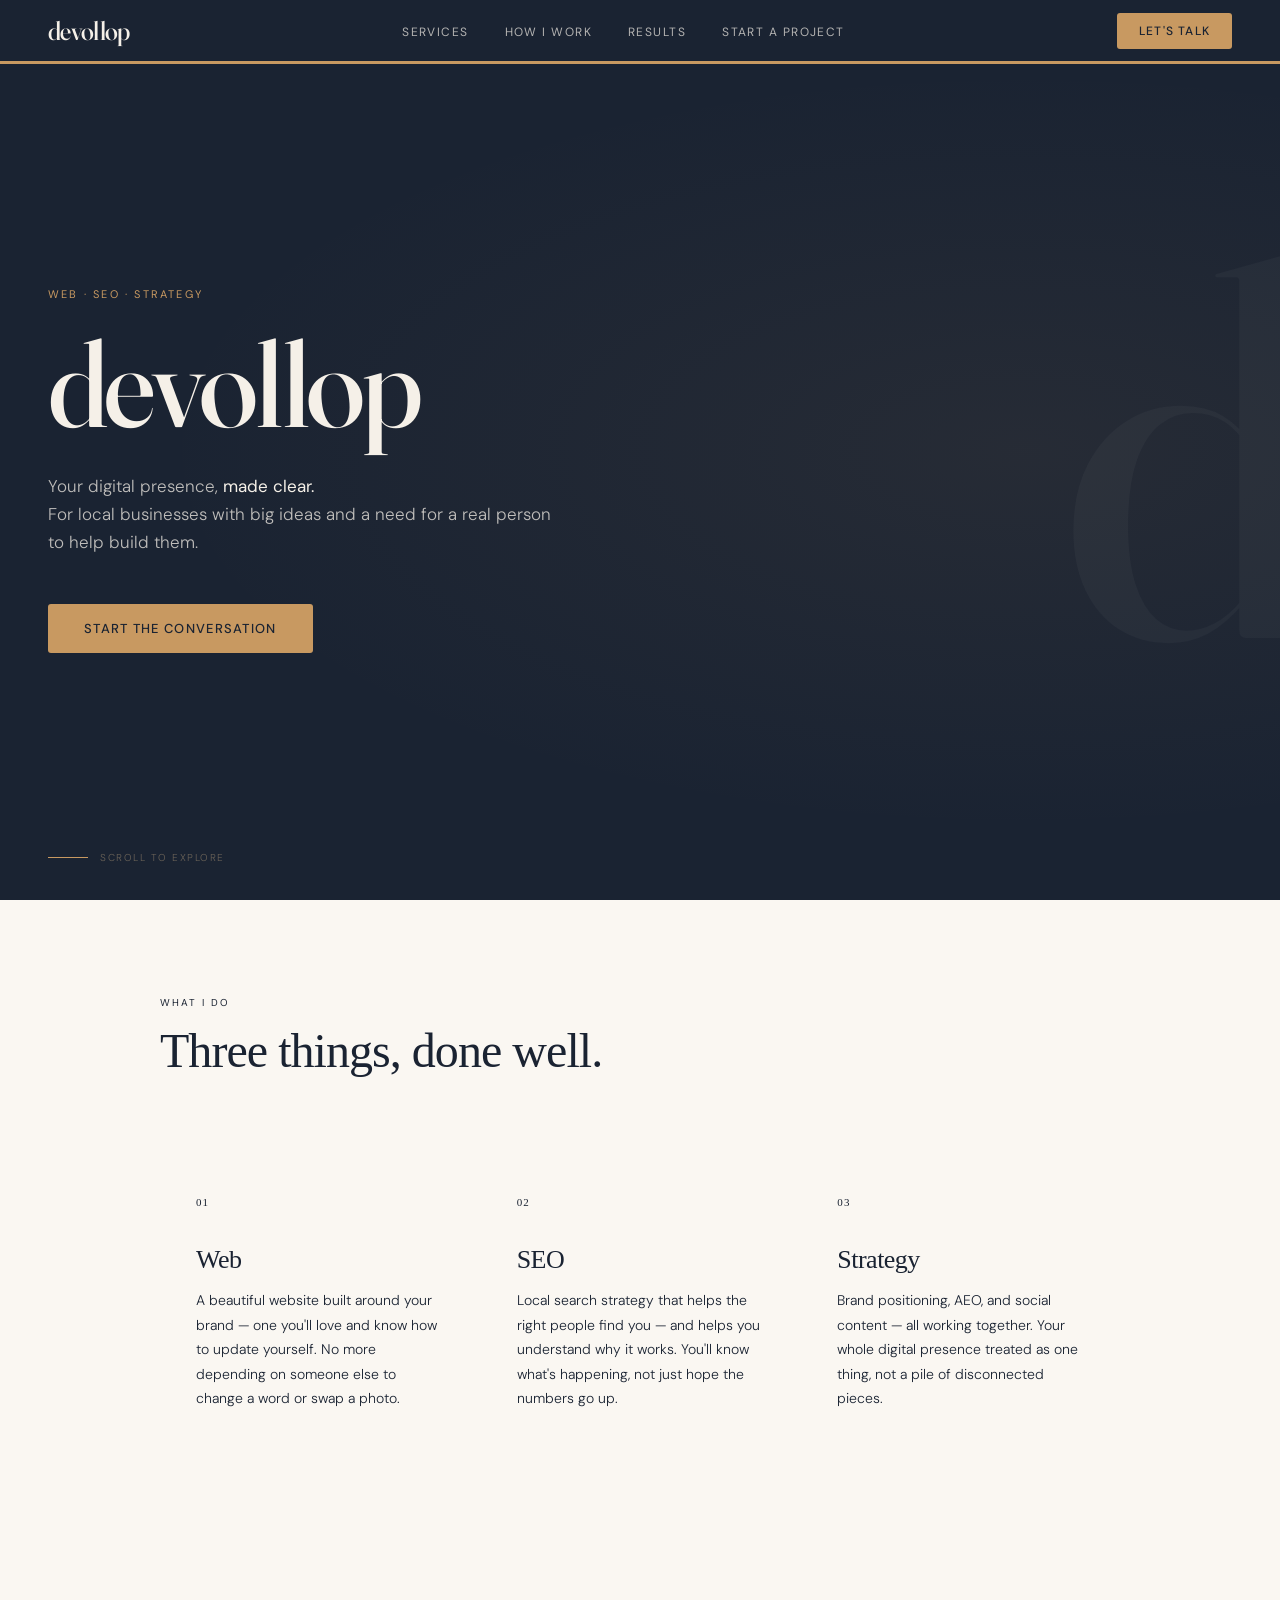
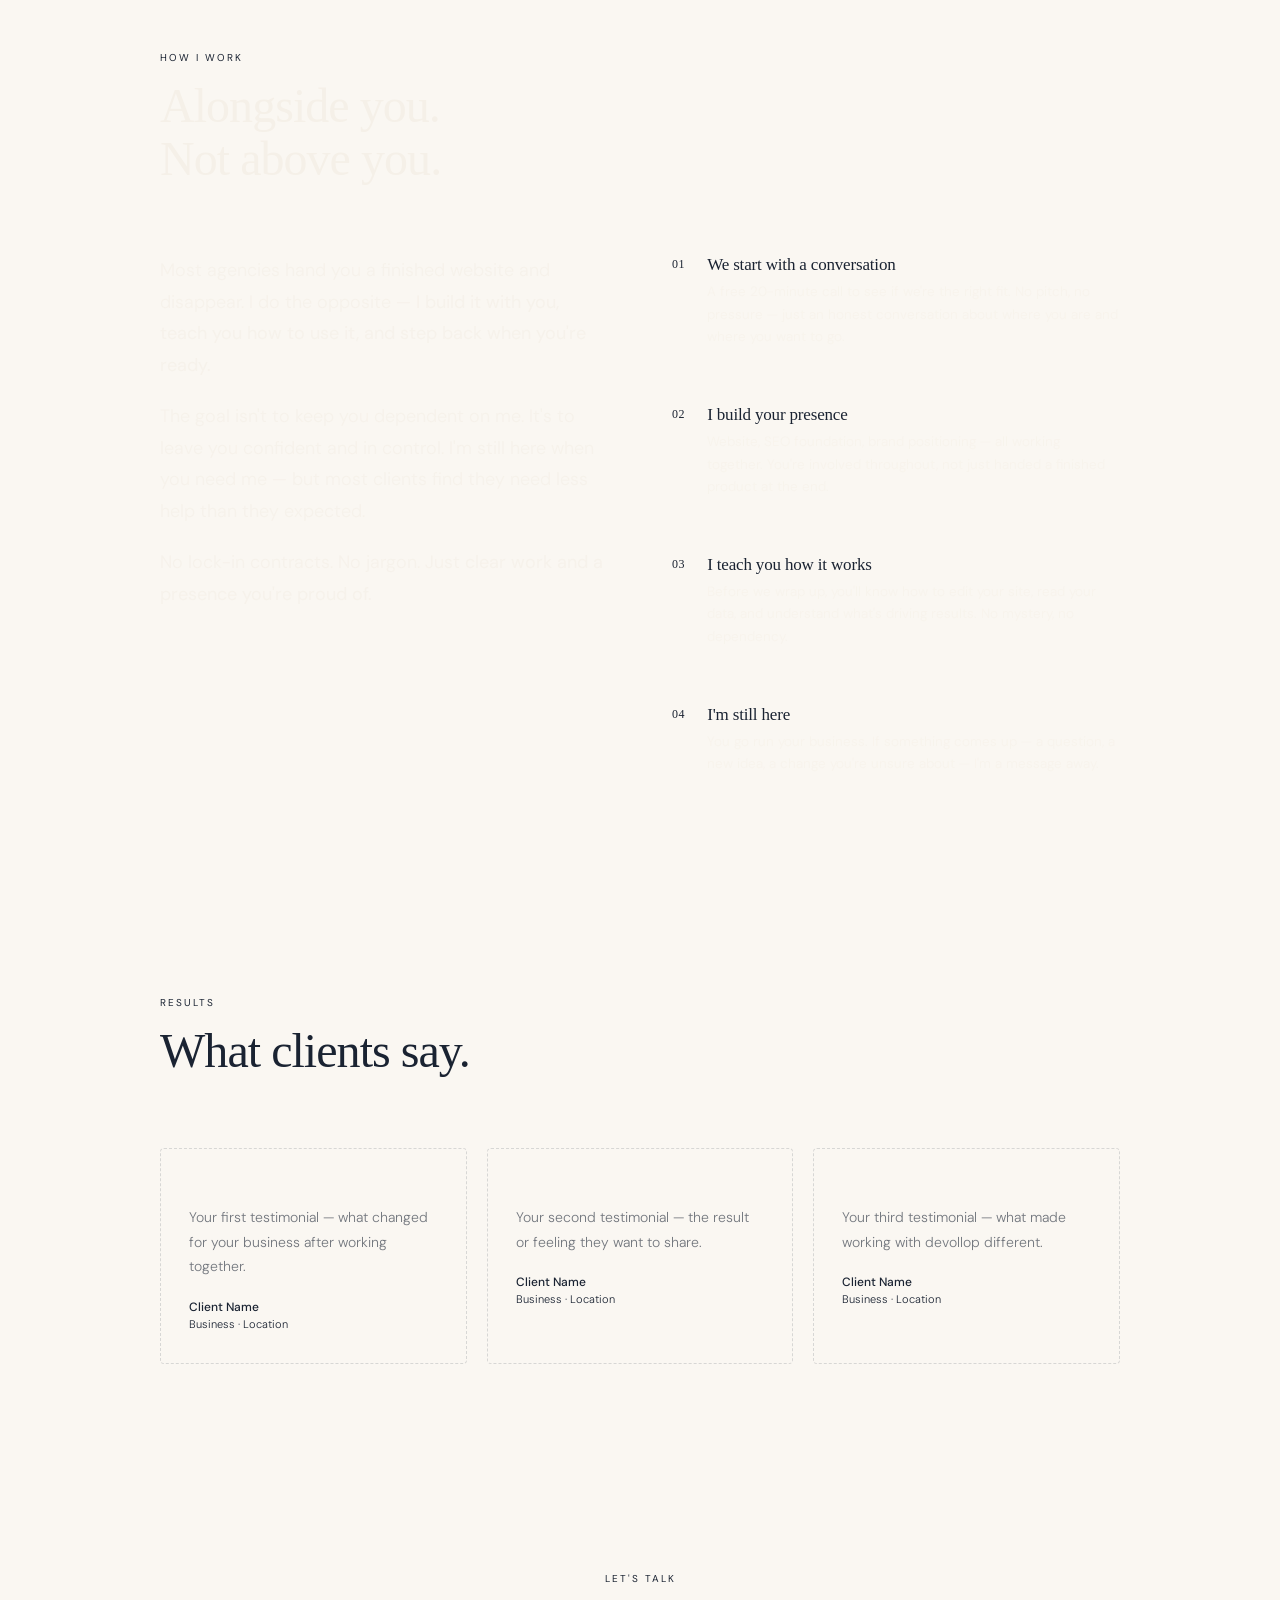
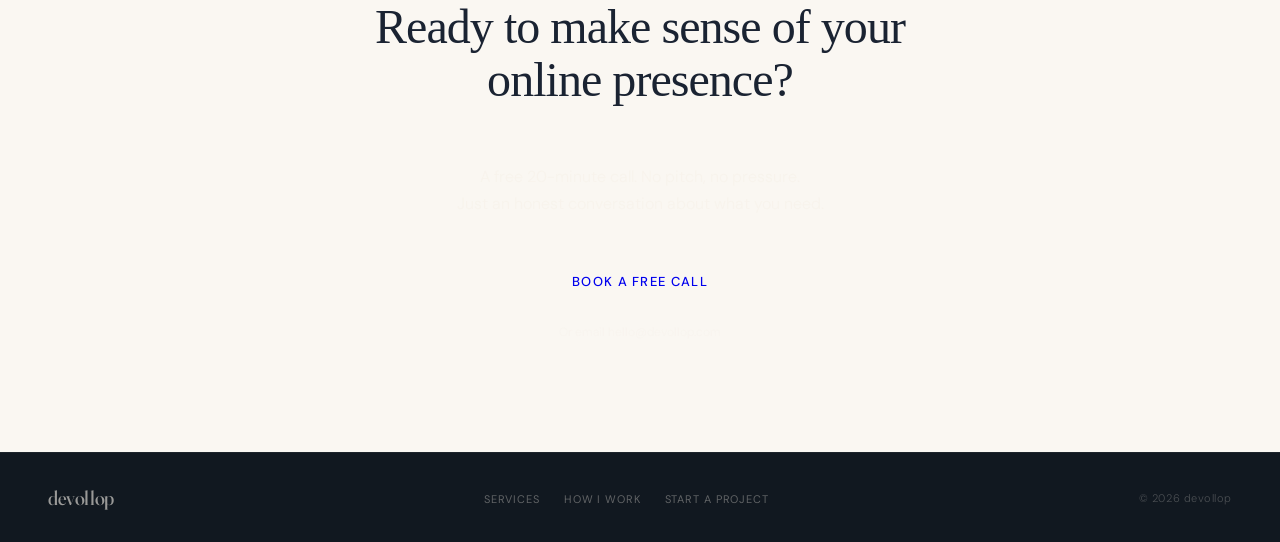
<file: index.html>
<!DOCTYPE html>

<html lang="en">
<head>
<meta charset="UTF-8">
<meta name="viewport" content="width=device-width, initial-scale=1.0">
<meta name="description" content="devollop — Web, SEO, and Strategy for local businesses. Your digital presence, made clear.">
<title>devollop — Web · SEO · Strategy</title>
<link rel="stylesheet" href="style.css">
<link rel="icon" type="image/svg+xml" href="favicon.svg">
<style>
  /* ── HERO ── */
  .hero {
    background: var(--navy);
    min-height: 100vh;
    display: flex;
    flex-direction: column;
    justify-content: center;
    padding: 120px 48px 80px;
    position: relative;
    overflow: hidden;
  }
  .hero::before {
    content: '';
    position: absolute;
    inset: 0;
    background-image: radial-gradient(ellipse at 80% 50%, rgba(200,153,97,0.07) 0%, transparent 60%);
    pointer-events: none;
  }
  .hero-bg-letter {
    position: absolute;
    right: -40px;
    top: 50%;
    transform: translateY(-50%);
    font-family: 'Fraunces', serif;
    font-weight: 500;
    font-size: 520px;
    color: rgba(255,255,255,0.03);
    line-height: 1;
    font-variation-settings: "opsz" 144;
    pointer-events: none;
    user-select: none;
  }
  .hero-inner {
    max-width: 800px;
    position: relative;
    z-index: 1;
  }
  .hero-eyebrow {
    font-size: 11px;
    letter-spacing: 0.2em;
    text-transform: uppercase;
    color: var(--gold);
    font-weight: 400;
    margin-bottom: 28px;
    opacity: 0;
    animation: fadeUp 0.8s ease forwards 0.2s;
  }
  .hero-wordmark {
    font-family: 'Fraunces', serif;
    font-weight: 500;
    font-size: clamp(64px, 10vw, 120px);
    color: var(--cream);
    letter-spacing: -0.03em;
    line-height: 0.92;
    font-variation-settings: "opsz" 144;
    margin-bottom: 32px;
    opacity: 0;
    animation: fadeUp 0.8s ease forwards 0.4s;
  }
  .hero-descriptor {
    font-size: 17px;
    color: rgba(245,240,232,0.75);
    font-weight: 300;
    line-height: 1.65;
    margin-bottom: 48px;
    opacity: 0;
    animation: fadeUp 0.8s ease forwards 0.6s;
    max-width: 520px;
  }
  .hero-descriptor strong { color: var(--cream); font-weight: 400; }
  .hero-cta {
    display: inline-block;
    background: var(--gold);
    color: var(--navy);
    font-size: 13px;
    letter-spacing: 0.1em;
    text-transform: uppercase;
    font-weight: 500;
    padding: 16px 36px;
    border-radius: 3px;
    text-decoration: none;
    opacity: 0;
    animation: fadeUp 0.8s ease forwards 0.8s;
    transition: background 0.2s, transform 0.2s;
  }
  .hero-cta:hover { background: #d4a96e; transform: translateY(-1px); }
  .hero-scroll {
    position: absolute;
    bottom: 36px;
    left: 48px;
    display: flex;
    align-items: center;
    gap: 12px;
    opacity: 0;
    animation: fadeUp 0.8s ease forwards 1.2s;
  }
  .hero-scroll-line { width: 40px; height: 1px; background: var(--gold); }
  .hero-scroll span { font-size: 10px; letter-spacing: 0.15em; text-transform: uppercase; color: var(--mid); }

@keyframes fadeUp {
from { opacity: 0; transform: translateY(20px); }
to   { opacity: 1; transform: translateY(0); }
}

/* ── SHARED ── */
section { padding: 96px 48px; }
.section-inner { max-width: 960px; margin: 0 auto; }
.section-label { font-size: 10px; letter-spacing: 0.2em; text-transform: uppercase; color: var(–gold); font-weight: 400; margin-bottom: 16px; }
.section-title { font-family: ‘Fraunces’, serif; font-weight: 500; font-size: clamp(30px, 5vw, 48px); letter-spacing: -0.02em; line-height: 1.1; font-variation-settings: “opsz” 144; margin-bottom: 20px; }
.section-rule { width: 48px; height: 2px; background: var(–gold); margin-bottom: 48px; }

/* ── SERVICES ── */
.services { background: var(–light); }
.services-grid { display: grid; grid-template-columns: repeat(3, 1fr); gap: 2px; background: var(–rule); }
.service-card { background: var(–light); padding: 48px 36px; transition: background 0.25s; }
.service-card:hover { background: var(–parch); }
.service-num { font-family: ‘Fraunces’, serif; font-size: 11px; color: var(–gold); font-weight: 400; letter-spacing: 0.1em; margin-bottom: 16px; font-variation-settings: “opsz” 12; }
.service-line { width: 32px; height: 2px; background: var(–gold); margin-bottom: 20px; }
.service-title { font-family: ‘Fraunces’, serif; font-weight: 500; font-size: 26px; letter-spacing: -0.02em; margin-bottom: 14px; font-variation-settings: “opsz” 72; line-height: 1.1; }
.service-desc { font-size: 14px; line-height: 1.75; color: var(–mid); font-weight: 300; }

/* ── HOW I WORK ── */
.how { background: var(–navy); }
.how .section-title { color: var(–cream); }
.how-grid { display: grid; grid-template-columns: 1fr 1fr; gap: 64px; align-items: start; }
.how-left p { font-size: 18px; line-height: 1.75; font-weight: 300; color: rgba(245,240,232,0.8); margin-bottom: 20px; }
.how-left p strong { color: var(–cream); font-weight: 400; }
.how-left p em { color: var(–gold); font-style: normal; }
.how-steps { display: flex; flex-direction: column; }
.how-step { padding: 28px 0; border-bottom: 1px solid rgba(245,240,232,0.08); display: flex; gap: 22px; align-items: flex-start; }
.how-step:first-child { padding-top: 0; }
.step-num { font-family: ‘Fraunces’, serif; font-size: 12px; color: var(–gold); font-weight: 400; flex-shrink: 0; padding-top: 2px; letter-spacing: 0.05em; font-variation-settings: “opsz” 12; }
.step-content h4 { font-family: ‘Fraunces’, serif; font-weight: 500; font-size: 17px; letter-spacing: -0.01em; margin-bottom: 6px; font-variation-settings: “opsz” 72; color: var(–cream); }
.step-content p { font-size: 13.5px; line-height: 1.65; color: rgba(245,240,232,0.55); font-weight: 300; }

/* ── TESTIMONIALS ── */
.testimonials { background: var(–parch); }
.testimonials-grid { display: grid; grid-template-columns: repeat(3, 1fr); gap: 20px; }
.testimonial-card { background: var(–white); padding: 32px 28px; border-radius: 4px; position: relative; }
.testimonial-card::before { content: ‘\201C’; font-family: ‘Fraunces’, serif; font-size: 60px; color: var(–gold); opacity: 0.25; line-height: 1; position: absolute; top: 18px; left: 24px; font-variation-settings: “opsz” 144; }
.testimonial-text { font-size: 14px; line-height: 1.75; color: var(–navy); font-weight: 300; margin-bottom: 20px; padding-top: 24px; font-style: italic; }
.testimonial-author { font-size: 12px; font-weight: 500; color: var(–navy); }
.testimonial-biz { font-size: 11px; color: var(–mid); margin-top: 2px; font-weight: 300; }
.placeholder-card { background: var(–cream); border: 1.5px dashed rgba(26,35,50,0.15); }
.placeholder-card .testimonial-text { color: var(–mid); opacity: 0.6; font-style: normal; }

/* ── CONTACT ── */
.contact { background: var(–navy); text-align: center; padding: 112px 48px; }
.contact .section-label { color: var(–gold); }
.contact .section-title { color: var(–cream); margin: 0 auto 20px; max-width: 560px; }
.contact-rule { width: 48px; height: 2px; background: var(–gold); margin: 0 auto 36px; }
.contact-sub { font-size: 16px; color: rgba(245,240,232,0.55); font-weight: 300; margin-bottom: 40px; line-height: 1.65; }
.contact-cta { display: inline-block; background: var(–gold); color: var(–navy); font-size: 13px; letter-spacing: 0.1em; text-transform: uppercase; font-weight: 500; padding: 16px 44px; border-radius: 3px; text-decoration: none; transition: background 0.2s, transform 0.2s; }
.contact-cta:hover { background: #d4a96e; transform: translateY(-1px); }
.contact-note { margin-top: 18px; font-size: 12px; color: rgba(245,240,232,0.3); font-weight: 300; }

/* ── RESPONSIVE ── */
@media (max-width: 768px) {
.hero { padding: 100px 24px 64px; }
.hero-bg-letter { font-size: 280px; }
.hero-scroll { left: 24px; }
section { padding: 64px 24px; }
.services-grid { grid-template-columns: 1fr; }
.how-grid { grid-template-columns: 1fr; gap: 40px; }
.testimonials-grid { grid-template-columns: 1fr; }
.contact { padding: 72px 24px; }
}
</style>

</head>
<body>

<nav>
  <a href="index.html" class="nav-logo">devollop</a>
  <ul class="nav-links" id="navLinks">
    <li><a href="#services">Services</a></li>
    <li><a href="#how">How I work</a></li>
    <li><a href="#testimonials">Results</a></li>
    <li><a href="questionnaire.html">Start a project</a></li>
  </ul>
  <a href="questionnaire.html" class="nav-cta">Let's talk</a>
  <button class="nav-toggle" onclick="toggleNav()" aria-label="Menu">
    <span></span><span></span><span></span>
  </button>
</nav>

<!-- HERO -->

<section class="hero">
  <div class="hero-bg-letter">d</div>
  <div class="hero-inner">
    <p class="hero-eyebrow">Web · SEO · Strategy</p>
    <h1 class="hero-wordmark">devollop</h1>
    <p class="hero-descriptor">Your digital presence, <strong>made clear.</strong><br>
    For local businesses with big ideas and a need for a real person to help build them.</p>
    <a href="questionnaire.html" class="hero-cta">Start the conversation</a>
  </div>
  <div class="hero-scroll">
    <div class="hero-scroll-line"></div>
    <span>Scroll to explore</span>
  </div>
</section>

<!-- SERVICES -->

<section class="services" id="services">
  <div class="section-inner">
    <p class="section-label">What I do</p>
    <h2 class="section-title">Three things, done well.</h2>
    <div class="section-rule"></div>
    <div class="services-grid">
      <div class="service-card">
        <div class="service-num">01</div>
        <div class="service-line"></div>
        <h3 class="service-title">Web</h3>
        <p class="service-desc">A beautiful website built around your brand — one you'll love and know how to update yourself. No more depending on someone else to change a word or swap a photo.</p>
      </div>
      <div class="service-card">
        <div class="service-num">02</div>
        <div class="service-line"></div>
        <h3 class="service-title">SEO</h3>
        <p class="service-desc">Local search strategy that helps the right people find you — and helps you understand why it works. You'll know what's happening, not just hope the numbers go up.</p>
      </div>
      <div class="service-card">
        <div class="service-num">03</div>
        <div class="service-line"></div>
        <h3 class="service-title">Strategy</h3>
        <p class="service-desc">Brand positioning, AEO, and social content — all working together. Your whole digital presence treated as one thing, not a pile of disconnected pieces.</p>
      </div>
    </div>
  </div>
</section>

<!-- HOW I WORK -->

<section class="how" id="how">
  <div class="section-inner">
    <p class="section-label">How I work</p>
    <h2 class="section-title" style="color:var(--cream)">Alongside you.<br>Not above you.</h2>
    <div class="section-rule"></div>
    <div class="how-grid">
      <div class="how-left">
        <p>Most agencies hand you a finished website and disappear. I do the opposite — <strong>I build it with you, teach you how to use it, and step back when you're ready.</strong></p>
        <p>The goal isn't to keep you dependent on me. It's to leave you <em>confident and in control.</em> I'm still here when you need me — but most clients find they need less help than they expected.</p>
        <p>No lock-in contracts. No jargon. Just <strong>clear work and a presence you're proud of.</strong></p>
      </div>
      <div class="how-steps">
        <div class="how-step">
          <span class="step-num">01</span>
          <div class="step-content">
            <h4>We start with a conversation</h4>
            <p>A free 20-minute call to see if we're the right fit. No pitch, no pressure — just an honest conversation about where you are and where you want to go.</p>
          </div>
        </div>
        <div class="how-step">
          <span class="step-num">02</span>
          <div class="step-content">
            <h4>I build your presence</h4>
            <p>Website, SEO foundation, brand positioning — all working together. You're involved throughout, not just handed a finished product at the end.</p>
          </div>
        </div>
        <div class="how-step">
          <span class="step-num">03</span>
          <div class="step-content">
            <h4>I teach you how it works</h4>
            <p>Before we wrap up, you'll know how to edit your site, read your data, and understand what's driving results. No mystery, no dependency.</p>
          </div>
        </div>
        <div class="how-step">
          <span class="step-num">04</span>
          <div class="step-content">
            <h4>I'm still here</h4>
            <p>You go run your business. If something comes up — a question, a new idea, a change you're unsure about — I'm a message away.</p>
          </div>
        </div>
      </div>
    </div>
  </div>
</section>

<!-- TESTIMONIALS -->

<section class="testimonials" id="testimonials">
  <div class="section-inner">
    <p class="section-label">Results</p>
    <h2 class="section-title">What clients say.</h2>
    <div class="section-rule"></div>
    <div class="testimonials-grid">
      <div class="testimonial-card placeholder-card">
        <p class="testimonial-text">Your first testimonial — what changed for your business after working together.</p>
        <div class="testimonial-author">Client Name</div>
        <div class="testimonial-biz">Business · Location</div>
      </div>
      <div class="testimonial-card placeholder-card">
        <p class="testimonial-text">Your second testimonial — the result or feeling they want to share.</p>
        <div class="testimonial-author">Client Name</div>
        <div class="testimonial-biz">Business · Location</div>
      </div>
      <div class="testimonial-card placeholder-card">
        <p class="testimonial-text">Your third testimonial — what made working with devollop different.</p>
        <div class="testimonial-author">Client Name</div>
        <div class="testimonial-biz">Business · Location</div>
      </div>
    </div>
  </div>
</section>

<!-- CONTACT -->

<section class="contact" id="contact">
  <div class="section-inner">
    <p class="section-label">Let's talk</p>
    <h2 class="section-title">Ready to make sense of your online presence?</h2>
    <div class="contact-rule"></div>
    <p class="contact-sub">A free 20-minute call. No pitch, no pressure.<br>Just an honest conversation about what you need.</p>
    <a href="questionnaire.html" class="contact-cta">Book a free call</a>
    <p class="contact-note">Or email hello@devollop.com</p>
  </div>
</section>

<footer>
  <a href="index.html" class="footer-logo">devollop</a>
  <ul class="footer-links">
    <li><a href="#services">Services</a></li>
    <li><a href="#how">How I work</a></li>
    <li><a href="questionnaire.html">Start a project</a></li>
  </ul>
  <span class="footer-copy">© 2026 devollop</span>
</footer>

<script src="main.js"></script>

</body>
</html>
</file>
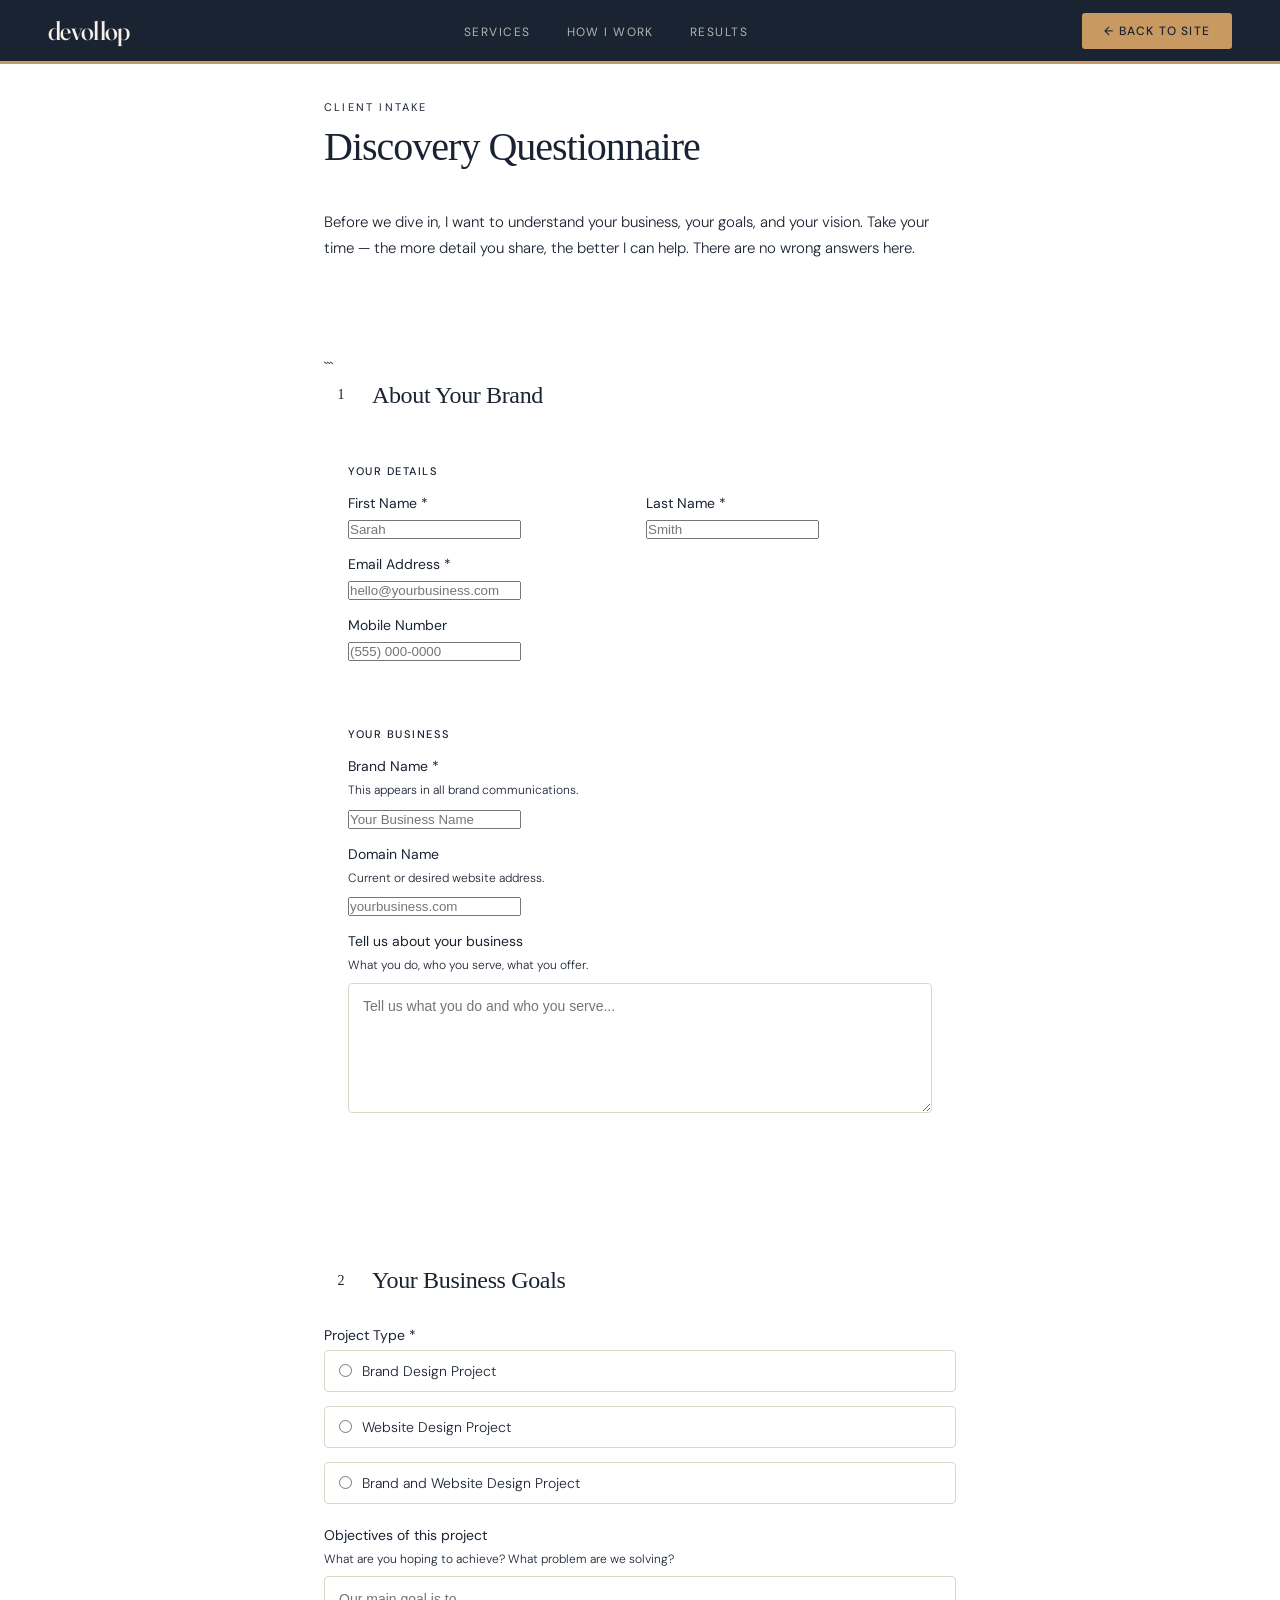
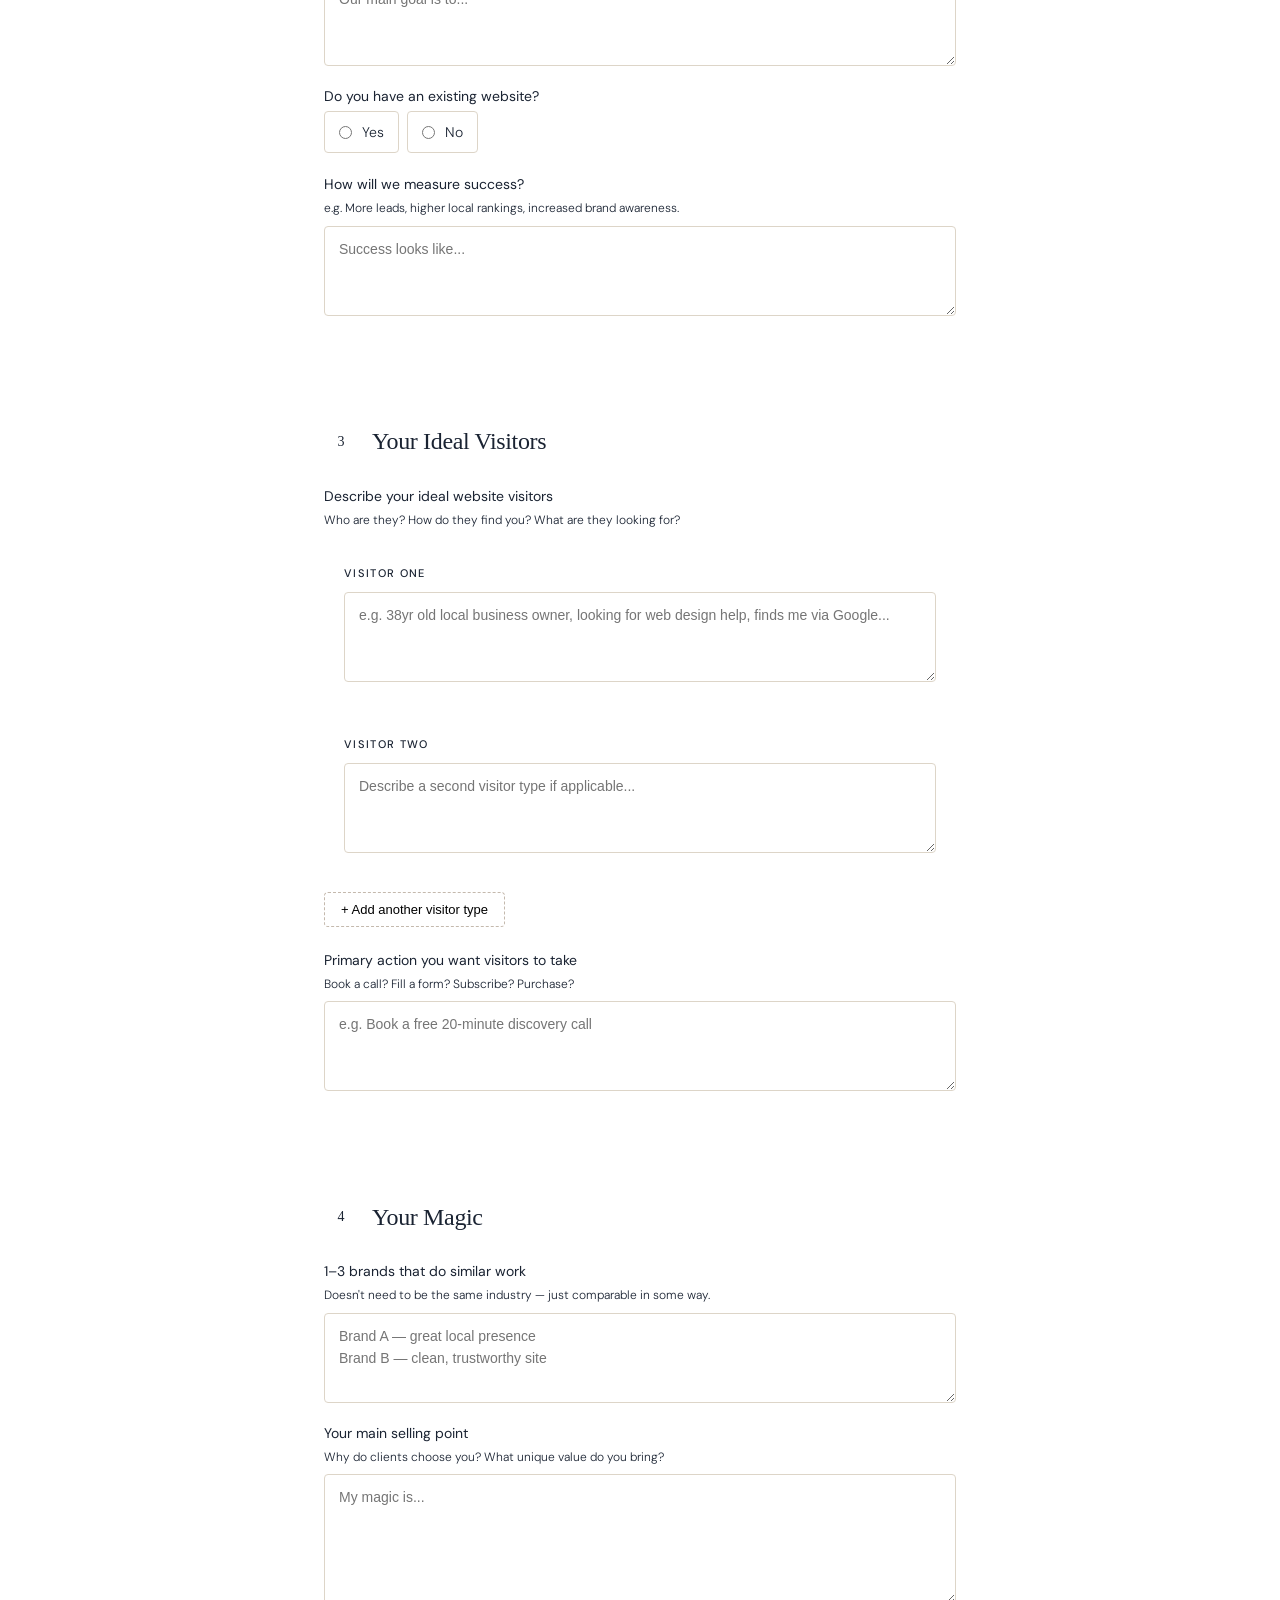
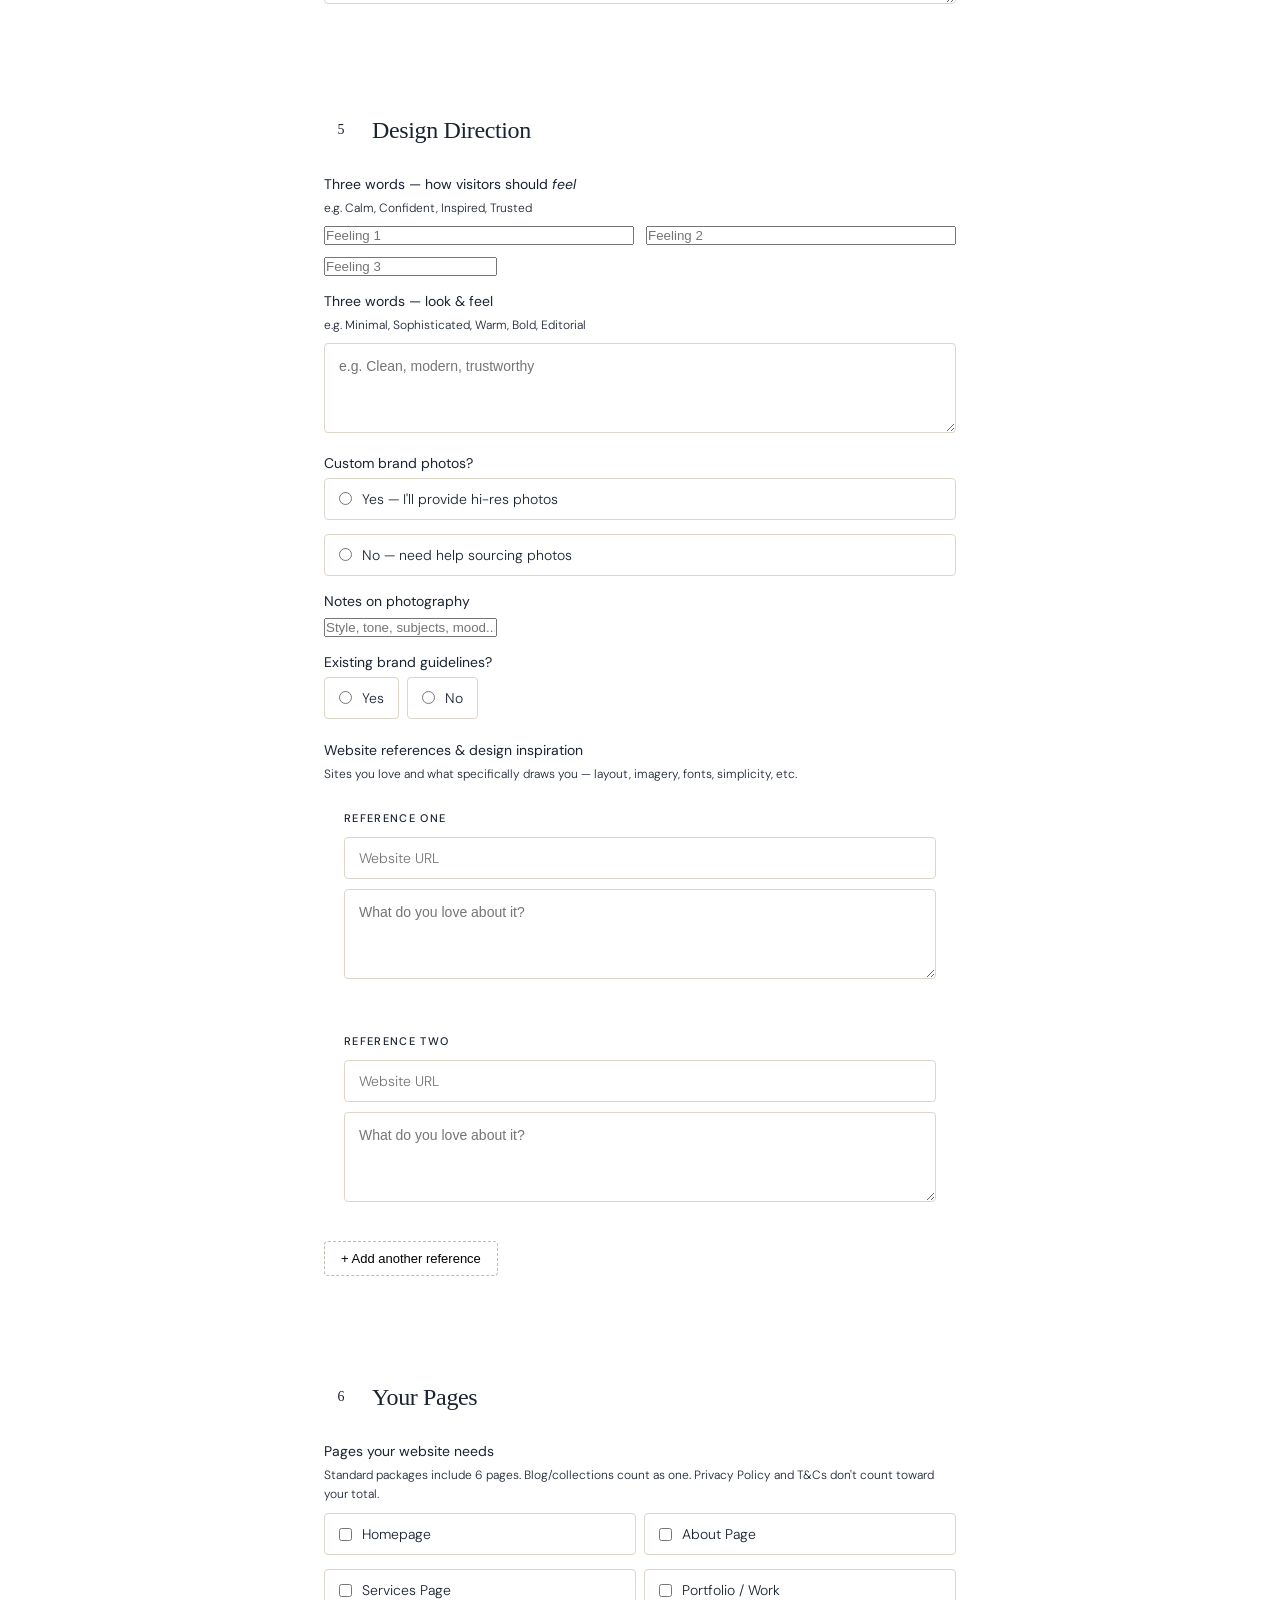
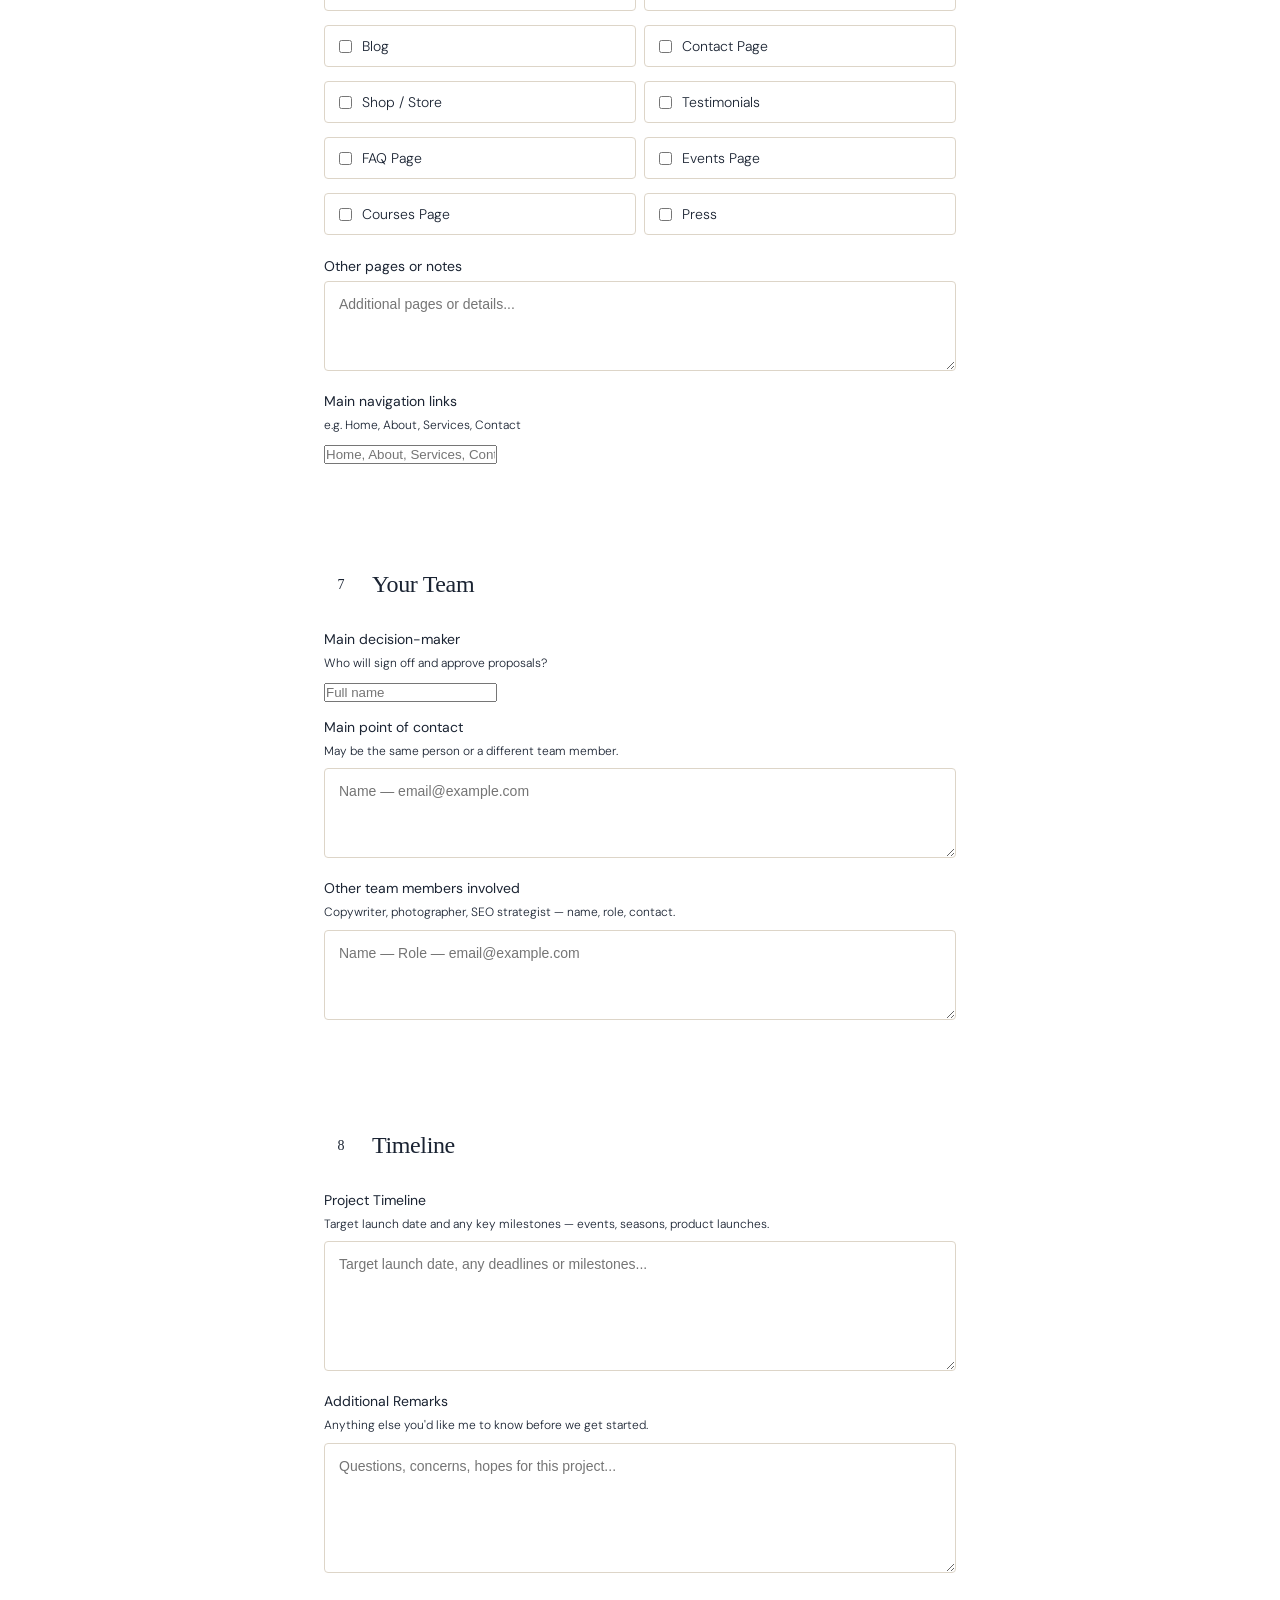
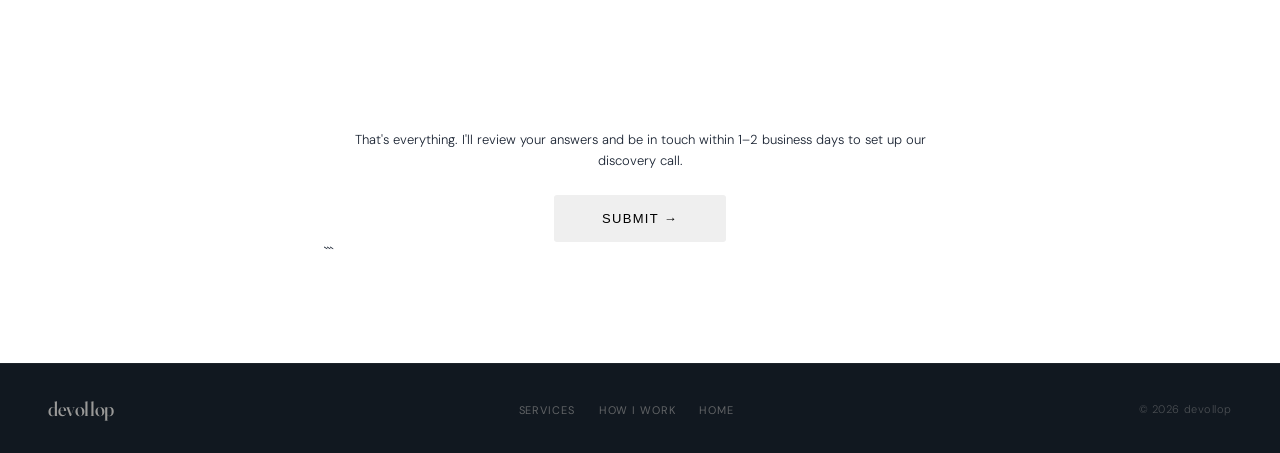
<file: questionnaire.html>
<!DOCTYPE html>

<html lang="en">
<head>
<meta charset="UTF-8">
<meta name="viewport" content="width=device-width, initial-scale=1.0">
<meta name="description" content="devollop Discovery Questionnaire — tell us about your business and let's get started.">
<title>Start a Project — devollop</title>
<link rel="stylesheet" href="style.css">
<link rel="icon" type="image/svg+xml" href="favicon.svg">
<style>
  body { background: var(--white); }

.page-wrap {
max-width: 680px;
margin: 0 auto;
padding: 100px 24px 100px;
}

.form-header {
margin-bottom: 56px;
padding-bottom: 40px;
border-bottom: 1px solid var(–rule);
}
.form-eyebrow { font-size: 11px; letter-spacing: 0.2em; text-transform: uppercase; color: var(–gold); font-weight: 400; margin-bottom: 12px; }
.form-title { font-family: ‘Fraunces’, serif; font-weight: 500; font-size: 40px; letter-spacing: -0.025em; line-height: 1.05; font-variation-settings: “opsz” 144; color: var(–navy); margin-bottom: 16px; }
.form-rule { width: 48px; height: 2px; background: var(–gold); margin: 20px 0; }
.form-subtitle { font-size: 15px; color: var(–mid); line-height: 1.7; font-weight: 300; }

.form-section { margin-bottom: 52px; padding-bottom: 52px; border-bottom: 1px solid var(–rule); }
.form-section:last-of-type { border-bottom: none; }

.section-header { display: flex; align-items: center; gap: 14px; margin-bottom: 28px; }
.section-num { width: 34px; height: 34px; border-radius: 50%; background: var(–navy); color: var(–gold); font-family: ‘Fraunces’, serif; font-size: 14px; font-weight: 500; display: flex; align-items: center; justify-content: center; flex-shrink: 0; font-variation-settings: “opsz” 72; }
.section-title { font-family: ‘Fraunces’, serif; font-weight: 500; font-size: 24px; letter-spacing: -0.015em; font-variation-settings: “opsz” 72; color: var(–navy); }

.field-group { background: var(–light); border-radius: 8px; padding: 24px; margin-bottom: 18px; }
.field-group-title { font-size: 11px; font-weight: 500; letter-spacing: 0.14em; text-transform: uppercase; color: var(–gold); margin-bottom: 16px; }

.field { margin-bottom: 16px; }
.field:last-child { margin-bottom: 0; }
.field-row { display: grid; grid-template-columns: 1fr 1fr; gap: 12px; }
@media (max-width: 500px) { .field-row { grid-template-columns: 1fr; } }

label { display: block; font-size: 14px; font-weight: 400; color: var(–navy); margin-bottom: 6px; }
label .req { color: var(–gold); }
.hint { display: block; font-size: 12px; color: var(–mid); font-weight: 300; margin-top: 3px; margin-bottom: 8px; line-height: 1.55; }

input[type=“text”], input[type=“email”], input[type=“tel”], input[type=“url”], textarea {
width: 100%; background: var(–white); border: 1.5px solid #ddd5c8; border-radius: 4px;
padding: 11px 14px; font-family: ‘DM Sans’, sans-serif; font-size: 14px; font-weight: 300;
color: var(–navy); transition: border-color 0.2s; outline: none;
}
input:focus, textarea:focus { border-color: var(–gold); }
textarea { min-height: 90px; resize: vertical; line-height: 1.6; }
textarea.tall { min-height: 130px; }

.options-list { display: flex; flex-direction: column; gap: 8px; }
.options-list.horizontal { flex-direction: row; flex-wrap: wrap; gap: 8px; }
.option-item { display: flex; align-items: center; gap: 10px; padding: 11px 14px; background: var(–white); border: 1.5px solid #ddd5c8; border-radius: 4px; cursor: pointer; font-size: 14px; font-weight: 300; color: var(–navy); transition: border-color 0.15s, background 0.15s; }
.option-item:hover { border-color: var(–gold); }
.option-item.checked { border-color: var(–gold); background: rgba(200,153,97,0.07); }
.option-item input[type=“radio”], .option-item input[type=“checkbox”] { width: 15px; height: 15px; accent-color: var(–gold); flex-shrink: 0; border: none; padding: 0; background: none; }

.pages-grid { display: grid; grid-template-columns: 1fr 1fr; gap: 8px; }
@media (max-width: 480px) { .pages-grid { grid-template-columns: 1fr; } }

.conditional { display: none; margin-top: 14px; padding: 18px; background: var(–cream); border-radius: 4px; border-left: 3px solid var(–gold); }
.conditional.show { display: block; }
.conditional .field { margin-bottom: 14px; }
.conditional .field:last-child { margin-bottom: 0; }

.repeater-item { background: var(–cream); border-radius: 6px; padding: 20px; margin-bottom: 10px; }
.repeater-label { font-size: 11px; font-weight: 500; letter-spacing: 0.12em; text-transform: uppercase; color: var(–gold); margin-bottom: 12px; }
.repeater-item input, .repeater-item textarea { background: var(–white); }

.add-btn { display: inline-flex; align-items: center; gap: 8px; font-size: 13px; font-weight: 400; color: var(–mid); background: none; border: 1.5px dashed #c4b9ad; border-radius: 4px; padding: 9px 16px; cursor: pointer; transition: border-color 0.2s, color 0.2s; margin-top: 4px; font-family: ‘DM Sans’, sans-serif; }
.add-btn:hover { border-color: var(–gold); color: var(–gold); }

.submit-wrap { text-align: center; padding-top: 48px; }
.submit-note { font-size: 13px; color: var(–mid); margin-bottom: 24px; line-height: 1.6; }
.btn-submit { font-family: ‘DM Sans’, sans-serif; font-size: 13px; font-weight: 500; color: var(–navy); background: var(–gold); border: none; border-radius: 3px; padding: 16px 48px; cursor: pointer; letter-spacing: 0.1em; text-transform: uppercase; transition: background 0.2s, transform 0.15s; }
.btn-submit:hover { background: #d4a96e; transform: translateY(-1px); }

.success-screen { display: none; text-align: center; padding: 80px 24px; }
.success-screen.show { display: block; }
.success-icon { width: 60px; height: 60px; background: var(–navy); border-radius: 50%; display: flex; align-items: center; justify-content: center; margin: 0 auto 24px; }
.success-title { font-family: ‘Fraunces’, serif; font-size: 36px; font-weight: 500; letter-spacing: -0.02em; font-variation-settings: “opsz” 144; margin-bottom: 16px; }
.success-text { font-size: 15px; color: var(–mid); line-height: 1.7; max-width: 420px; margin: 0 auto; font-weight: 300; }
</style>

</head>
<body>

<nav>
  <a href="index.html" class="nav-logo">devollop</a>
  <ul class="nav-links" id="navLinks">
    <li><a href="index.html#services">Services</a></li>
    <li><a href="index.html#how">How I work</a></li>
    <li><a href="index.html#testimonials">Results</a></li>
  </ul>
  <a href="index.html" class="nav-cta">← Back to site</a>
  <button class="nav-toggle" onclick="toggleNav()" aria-label="Menu">
    <span></span><span></span><span></span>
  </button>
</nav>

<div class="page-wrap">

  <div class="form-header">
    <p class="form-eyebrow">Client Intake</p>
    <h1 class="form-title">Discovery Questionnaire</h1>
    <div class="form-rule"></div>
    <p class="form-subtitle">Before we dive in, I want to understand your business, your goals, and your vision. Take your time — the more detail you share, the better I can help. There are no wrong answers here.</p>
  </div>

  <!-- ⚠️ FORMSPREE: Replace YOUR_FORM_ID below with your actual Formspree form ID -->

  <form id="discoveryForm" action="https://formspree.io/f/YOUR_FORM_ID" method="POST">

```
<!-- 1: ABOUT YOUR BRAND -->
<div class="form-section">
  <div class="section-header">
    <div class="section-num">1</div>
    <h2 class="section-title">About Your Brand</h2>
  </div>
  <div class="field-group">
    <div class="field-group-title">Your Details</div>
    <div class="field-row">
      <div class="field">
        <label>First Name <span class="req">*</span></label>
        <input type="text" name="first_name" required placeholder="Sarah">
      </div>
      <div class="field">
        <label>Last Name <span class="req">*</span></label>
        <input type="text" name="last_name" required placeholder="Smith">
      </div>
    </div>
    <div class="field">
      <label>Email Address <span class="req">*</span></label>
      <input type="email" name="email" required placeholder="hello@yourbusiness.com">
    </div>
    <div class="field">
      <label>Mobile Number</label>
      <input type="tel" name="phone" placeholder="(555) 000-0000">
    </div>
  </div>
  <div class="field-group">
    <div class="field-group-title">Your Business</div>
    <div class="field">
      <label>Brand Name <span class="req">*</span></label>
      <span class="hint">This appears in all brand communications.</span>
      <input type="text" name="brand_name" required placeholder="Your Business Name">
    </div>
    <div class="field">
      <label>Domain Name</label>
      <span class="hint">Current or desired website address.</span>
      <input type="url" name="domain" placeholder="yourbusiness.com">
    </div>
    <div class="field">
      <label>Tell us about your business</label>
      <span class="hint">What you do, who you serve, what you offer.</span>
      <textarea name="business_description" class="tall" placeholder="Tell us what you do and who you serve..."></textarea>
    </div>
  </div>
</div>

<!-- 2: BUSINESS GOALS -->
<div class="form-section">
  <div class="section-header">
    <div class="section-num">2</div>
    <h2 class="section-title">Your Business Goals</h2>
  </div>
  <div class="field">
    <label>Project Type <span class="req">*</span></label>
    <div class="options-list">
      <label class="option-item"><input type="radio" name="project_type" value="Brand Design"> Brand Design Project</label>
      <label class="option-item"><input type="radio" name="project_type" value="Website Design"> Website Design Project</label>
      <label class="option-item"><input type="radio" name="project_type" value="Brand + Website"> Brand and Website Design Project</label>
    </div>
  </div>
  <div class="field">
    <label>Objectives of this project</label>
    <span class="hint">What are you hoping to achieve? What problem are we solving?</span>
    <textarea name="objectives" placeholder="Our main goal is to..."></textarea>
  </div>
  <div class="field">
    <label>Do you have an existing website?</label>
    <div class="options-list horizontal">
      <label class="option-item" onclick="toggle('existingYes', true); toggle('existingNo', false)">
        <input type="radio" name="existing_website" value="Yes"> Yes
      </label>
      <label class="option-item" onclick="toggle('existingYes', false); toggle('existingNo', true)">
        <input type="radio" name="existing_website" value="No"> No
      </label>
    </div>
    <div class="conditional" id="existingYes">
      <div class="field">
        <label>Insights from your existing site</label>
        <textarea name="existing_site_insights" placeholder="Traffic, what's working, what isn't..."></textarea>
      </div>
      <div class="field">
        <label>Existing customer data</label>
        <textarea name="customer_data" placeholder="Subscriber count, feedback, analytics..."></textarea>
      </div>
      <div class="field">
        <label>Comments about your current site</label>
        <textarea name="site_comments" placeholder="What do you wish was different?"></textarea>
      </div>
    </div>
    <div class="conditional" id="existingNo">
      <p style="font-size:13px;color:var(--mid);">No problem — we'll start fresh and build something you'll love.</p>
    </div>
  </div>
  <div class="field">
    <label>How will we measure success?</label>
    <span class="hint">e.g. More leads, higher local rankings, increased brand awareness.</span>
    <textarea name="success_metrics" placeholder="Success looks like..."></textarea>
  </div>
</div>

<!-- 3: USER GOALS -->
<div class="form-section">
  <div class="section-header">
    <div class="section-num">3</div>
    <h2 class="section-title">Your Ideal Visitors</h2>
  </div>
  <div class="field">
    <label>Describe your ideal website visitors</label>
    <span class="hint">Who are they? How do they find you? What are they looking for?</span>
  </div>
  <div id="usersContainer">
    <div class="repeater-item">
      <div class="repeater-label">Visitor One</div>
      <textarea name="visitor_one" placeholder="e.g. 38yr old local business owner, looking for web design help, finds me via Google..."></textarea>
    </div>
    <div class="repeater-item">
      <div class="repeater-label">Visitor Two</div>
      <textarea name="visitor_two" placeholder="Describe a second visitor type if applicable..."></textarea>
    </div>
  </div>
  <button type="button" class="add-btn" onclick="addUser()">+ Add another visitor type</button>
  <div class="field" style="margin-top:24px;">
    <label>Primary action you want visitors to take</label>
    <span class="hint">Book a call? Fill a form? Subscribe? Purchase?</span>
    <textarea name="primary_action" placeholder="e.g. Book a free 20-minute discovery call"></textarea>
  </div>
</div>

<!-- 4: MAGIC -->
<div class="form-section">
  <div class="section-header">
    <div class="section-num">4</div>
    <h2 class="section-title">Your Magic</h2>
  </div>
  <div class="field">
    <label>1–3 brands that do similar work</label>
    <span class="hint">Doesn't need to be the same industry — just comparable in some way.</span>
    <textarea name="competitors" placeholder="Brand A — great local presence&#10;Brand B — clean, trustworthy site"></textarea>
  </div>
  <div class="field">
    <label>Your main selling point</label>
    <span class="hint">Why do clients choose you? What unique value do you bring?</span>
    <textarea name="selling_point" class="tall" placeholder="My magic is..."></textarea>
  </div>
</div>

<!-- 5: DESIGN DIRECTION -->
<div class="form-section">
  <div class="section-header">
    <div class="section-num">5</div>
    <h2 class="section-title">Design Direction</h2>
  </div>
  <div class="field">
    <label>Three words — how visitors should <em>feel</em></label>
    <span class="hint">e.g. Calm, Confident, Inspired, Trusted</span>
    <div class="field-row" style="margin-bottom:10px;">
      <input type="text" name="feeling_1" placeholder="Feeling 1">
      <input type="text" name="feeling_2" placeholder="Feeling 2">
    </div>
    <input type="text" name="feeling_3" placeholder="Feeling 3">
  </div>
  <div class="field">
    <label>Three words — look & feel</label>
    <span class="hint">e.g. Minimal, Sophisticated, Warm, Bold, Editorial</span>
    <textarea name="look_feel" placeholder="e.g. Clean, modern, trustworthy"></textarea>
  </div>
  <div class="field">
    <label>Custom brand photos?</label>
    <div class="options-list">
      <label class="option-item"><input type="radio" name="photos" value="Yes - providing"> Yes — I'll provide hi-res photos</label>
      <label class="option-item"><input type="radio" name="photos" value="No - need sourcing"> No — need help sourcing photos</label>
    </div>
    <div class="field" style="margin-top:10px;">
      <label>Notes on photography</label>
      <input type="text" name="photo_notes" placeholder="Style, tone, subjects, mood...">
    </div>
  </div>
  <div class="field">
    <label>Existing brand guidelines?</label>
    <div class="options-list horizontal">
      <label class="option-item" onclick="toggle('brandYes', true)"><input type="radio" name="brand_guidelines" value="Yes"> Yes</label>
      <label class="option-item" onclick="toggle('brandYes', false)"><input type="radio" name="brand_guidelines" value="No"> No</label>
    </div>
    <div class="conditional" id="brandYes">
      <div class="field">
        <label>Share your brand guidelines</label>
        <input type="url" name="brand_guidelines_link" placeholder="Link to guidelines" style="margin-bottom:10px;">
        <textarea name="brand_guidelines_notes" placeholder="Or describe your logo, colors, fonts..."></textarea>
      </div>
    </div>
  </div>
  <div class="field">
    <label>Website references & design inspiration</label>
    <span class="hint">Sites you love and what specifically draws you — layout, imagery, fonts, simplicity, etc.</span>
    <div id="refsContainer">
      <div class="repeater-item">
        <div class="repeater-label">Reference One</div>
        <input type="url" name="ref_url_1" placeholder="Website URL" style="margin-bottom:10px;width:100%;background:#fff;border:1.5px solid #ddd5c8;border-radius:4px;padding:11px 14px;font-family:'DM Sans',sans-serif;font-size:14px;font-weight:300;color:#1a2332;outline:none;">
        <textarea name="ref_notes_1" placeholder="What do you love about it?"></textarea>
      </div>
      <div class="repeater-item">
        <div class="repeater-label">Reference Two</div>
        <input type="url" name="ref_url_2" placeholder="Website URL" style="margin-bottom:10px;width:100%;background:#fff;border:1.5px solid #ddd5c8;border-radius:4px;padding:11px 14px;font-family:'DM Sans',sans-serif;font-size:14px;font-weight:300;color:#1a2332;outline:none;">
        <textarea name="ref_notes_2" placeholder="What do you love about it?"></textarea>
      </div>
    </div>
    <button type="button" class="add-btn" onclick="addRef()">+ Add another reference</button>
  </div>
</div>

<!-- 6: PAGES -->
<div class="form-section">
  <div class="section-header">
    <div class="section-num">6</div>
    <h2 class="section-title">Your Pages</h2>
  </div>
  <div class="field">
    <label>Pages your website needs</label>
    <span class="hint">Standard packages include 6 pages. Blog/collections count as one. Privacy Policy and T&Cs don't count toward your total.</span>
    <div class="pages-grid" style="margin-top:10px;">
      <label class="option-item"><input type="checkbox" name="pages" value="Homepage"> Homepage</label>
      <label class="option-item"><input type="checkbox" name="pages" value="About"> About Page</label>
      <label class="option-item"><input type="checkbox" name="pages" value="Services"> Services Page</label>
      <label class="option-item"><input type="checkbox" name="pages" value="Portfolio"> Portfolio / Work</label>
      <label class="option-item"><input type="checkbox" name="pages" value="Blog"> Blog</label>
      <label class="option-item"><input type="checkbox" name="pages" value="Contact"> Contact Page</label>
      <label class="option-item"><input type="checkbox" name="pages" value="Shop"> Shop / Store</label>
      <label class="option-item"><input type="checkbox" name="pages" value="Testimonials"> Testimonials</label>
      <label class="option-item"><input type="checkbox" name="pages" value="FAQ"> FAQ Page</label>
      <label class="option-item"><input type="checkbox" name="pages" value="Events"> Events Page</label>
      <label class="option-item"><input type="checkbox" name="pages" value="Courses"> Courses Page</label>
      <label class="option-item"><input type="checkbox" name="pages" value="Press"> Press</label>
    </div>
  </div>
  <div class="field">
    <label>Other pages or notes</label>
    <textarea name="other_pages" placeholder="Additional pages or details..."></textarea>
  </div>
  <div class="field">
    <label>Main navigation links</label>
    <span class="hint">e.g. Home, About, Services, Contact</span>
    <input type="text" name="nav_links" placeholder="Home, About, Services, Contact">
  </div>
</div>

<!-- 7: TEAM -->
<div class="form-section">
  <div class="section-header">
    <div class="section-num">7</div>
    <h2 class="section-title">Your Team</h2>
  </div>
  <div class="field">
    <label>Main decision-maker</label>
    <span class="hint">Who will sign off and approve proposals?</span>
    <input type="text" name="decision_maker" placeholder="Full name">
  </div>
  <div class="field">
    <label>Main point of contact</label>
    <span class="hint">May be the same person or a different team member.</span>
    <textarea name="point_of_contact" placeholder="Name — email@example.com"></textarea>
  </div>
  <div class="field">
    <label>Other team members involved</label>
    <span class="hint">Copywriter, photographer, SEO strategist — name, role, contact.</span>
    <textarea name="other_team" placeholder="Name — Role — email@example.com"></textarea>
  </div>
</div>

<!-- 8: TIMELINE -->
<div class="form-section">
  <div class="section-header">
    <div class="section-num">8</div>
    <h2 class="section-title">Timeline</h2>
  </div>
  <div class="field">
    <label>Project Timeline</label>
    <span class="hint">Target launch date and any key milestones — events, seasons, product launches.</span>
    <textarea name="timeline" class="tall" placeholder="Target launch date, any deadlines or milestones..."></textarea>
  </div>
  <div class="field">
    <label>Additional Remarks</label>
    <span class="hint">Anything else you'd like me to know before we get started.</span>
    <textarea name="remarks" class="tall" placeholder="Questions, concerns, hopes for this project..."></textarea>
  </div>
</div>

<div class="submit-wrap">
  <p class="submit-note">That's everything. I'll review your answers and be in touch within 1–2 business days to set up our discovery call.</p>
  <button type="submit" class="btn-submit">Submit →</button>
</div>
```

  </form>

  <!-- SUCCESS -->

  <div class="success-screen" id="successScreen">
    <div class="success-icon">
      <svg width="26" height="26" viewBox="0 0 24 24" fill="none" stroke="#c89961" stroke-width="2.5" stroke-linecap="round" stroke-linejoin="round"><polyline points="20 6 9 17 4 12"></polyline></svg>
    </div>
    <h2 class="success-title">You're all set.</h2>
    <div style="width:48px;height:2px;background:var(--gold);margin:20px auto;"></div>
    <p class="success-text">Thank you for taking the time to fill this out. I'll be in touch within 1–2 business days.</p>
    <a href="index.html" style="display:inline-block;margin-top:32px;font-size:13px;color:var(--gold);text-decoration:none;letter-spacing:0.05em;">← Back to devollop.com</a>
  </div>

</div>

<footer>
  <a href="index.html" class="footer-logo">devollop</a>
  <ul class="footer-links">
    <li><a href="index.html#services">Services</a></li>
    <li><a href="index.html#how">How I work</a></li>
    <li><a href="index.html">Home</a></li>
  </ul>
  <span class="footer-copy">© 2026 devollop</span>
</footer>

<script src="main.js"></script>

<script>
  // Formspree AJAX submission
  const form = document.getElementById('discoveryForm');
  form.addEventListener('submit', async function(e) {
    e.preventDefault();
    const btn = form.querySelector('.btn-submit');
    btn.textContent = 'Sending...';
    btn.disabled = true;
    try {
      const res = await fetch(form.action, {
        method: 'POST',
        body: new FormData(form),
        headers: { 'Accept': 'application/json' }
      });
      if (res.ok) {
        form.style.display = 'none';
        document.getElementById('successScreen').classList.add('show');
        window.scrollTo({ top: 0, behavior: 'smooth' });
      } else {
        btn.textContent = 'Something went wrong — try again';
        btn.disabled = false;
      }
    } catch {
      btn.textContent = 'Something went wrong — try again';
      btn.disabled = false;
    }
  });

  function toggle(id, show) {
    const el = document.getElementById(id);
    if (el) el.classList.toggle('show', show);
  }

  document.addEventListener('change', function(e) {
    if (e.target.type === 'radio') {
      const group = e.target.closest('.options-list');
      if (group) group.querySelectorAll('.option-item').forEach(i => i.classList.remove('checked'));
      e.target.closest('.option-item')?.classList.add('checked');
    }
    if (e.target.type === 'checkbox') {
      e.target.closest('.option-item')?.classList.toggle('checked', e.target.checked);
    }
  });

  let userCount = 2;
  function addUser() {
    userCount++;
    const labels = ['Three','Four','Five','Six'];
    const label = labels[userCount - 3] || userCount;
    const s = `width:100%;background:#fff;border:1.5px solid #ddd5c8;border-radius:4px;padding:11px 14px;font-family:'DM Sans',sans-serif;font-size:14px;font-weight:300;color:#1a2332;outline:none;min-height:90px;resize:vertical;line-height:1.6;`;
    const div = document.createElement('div');
    div.className = 'repeater-item';
    div.innerHTML = `<div class="repeater-label">Visitor ${label}</div><textarea name="visitor_${userCount}" style="${s}" placeholder="Describe this visitor type..."></textarea>`;

```
document.getElementById('usersContainer').appendChild(div);
```

}

let refCount = 2;
function addRef() {
refCount++;
const labels = [‘Three’,‘Four’,‘Five’];
const label = labels[refCount - 3] || refCount;
const is = `margin-bottom:10px;width:100%;background:#fff;border:1.5px solid #ddd5c8;border-radius:4px;padding:11px 14px;font-family:'DM Sans',sans-serif;font-size:14px;font-weight:300;color:#1a2332;outline:none;`;
const ts = `width:100%;background:#fff;border:1.5px solid #ddd5c8;border-radius:4px;padding:11px 14px;font-family:'DM Sans',sans-serif;font-size:14px;font-weight:300;color:#1a2332;outline:none;min-height:90px;resize:vertical;line-height:1.6;`;
const div = document.createElement(‘div’);
div.className = ‘repeater-item’;
div.innerHTML = `<div class="repeater-label">Reference ${label}</div> <input type="url" name="ref_url_${refCount}" placeholder="Website URL" style="${is}"> <textarea name="ref_notes_${refCount}" placeholder="What do you love about it?" style="${ts}"></textarea>`;
document.getElementById(‘refsContainer’).appendChild(div);
}
</script>

</body>
</html>
</file>
<file: style.css>
@import url('https://fonts.googleapis.com/css2?family=Fraunces:opsz,wght@9..144,400;9..144,500;9..144,600&family=DM+Sans:ital,wght@0,300;0,400;0,500;1,300&display=swap');

:root {
  --navy:  #1a2332;
  --gold:  #c89961;
  --cream: #f5f0e8;
  --parch: #ede6d8;
  --mid:   #6b6358;
  --light: #faf7f2;
  --white: #ffffff;
  --rule:  rgba(26,35,50,0.08);
}

*, *::before, *::after { margin: 0; padding: 0; box-sizing: border-box; }
html { scroll-behavior: smooth; }
body {
  font-family: 'DM Sans', sans-serif;
  font-weight: 300;
  background: var(--light);
  color: var(--navy);
  -webkit-font-smoothing: antialiased;
}

/* ── NAV ── */
nav {
  position: fixed;
  top: 0; left: 0; right: 0;
  z-index: 100;
  background: var(--navy);
  display: flex;
  align-items: center;
  justify-content: space-between;
  padding: 0 48px;
  height: 64px;
  border-bottom: 3px solid var(--gold);
}
.nav-logo {
  font-family: 'Fraunces', serif;
  font-weight: 500;
  font-size: 26px;
  color: var(--cream);
  letter-spacing: -0.025em;
  font-variation-settings: "opsz" 144;
  text-decoration: none;
}
.nav-links {
  display: flex;
  gap: 36px;
  list-style: none;
}
.nav-links a {
  font-size: 12px;
  letter-spacing: 0.12em;
  text-transform: uppercase;
  color: var(--cream);
  opacity: 0.7;
  text-decoration: none;
  font-weight: 400;
  transition: opacity 0.2s;
}
.nav-links a:hover { opacity: 1; }
.nav-cta {
  font-size: 12px;
  letter-spacing: 0.1em;
  text-transform: uppercase;
  font-weight: 500;
  color: var(--navy);
  background: var(--gold);
  padding: 10px 22px;
  border-radius: 3px;
  text-decoration: none;
  transition: opacity 0.2s;
}
.nav-cta:hover { opacity: 0.88; }

/* mobile nav */
.nav-toggle {
  display: none;
  flex-direction: column;
  gap: 5px;
  background: none;
  border: none;
  cursor: pointer;
  padding: 4px;
}
.nav-toggle span {
  display: block;
  width: 24px;
  height: 2px;
  background: var(--cream);
  border-radius: 2px;
  transition: all 0.3s;
}

@media (max-width: 768px) {
  nav { padding: 0 24px; }
  .nav-links { display: none; }
  .nav-cta { display: none; }
  .nav-toggle { display: flex; }
  .nav-links.open {
    display: flex;
    flex-direction: column;
    position: fixed;
    top: 64px; left: 0; right: 0;
    background: var(--navy);
    padding: 24px;
    gap: 20px;
    border-top: 1px solid rgba(255,255,255,0.08);
  }
  .nav-links.open + .nav-cta { display: block; }
}

/* ── FOOTER ── */
footer {
  background: #111820;
  padding: 32px 48px;
  display: flex;
  align-items: center;
  justify-content: space-between;
  border-top: 1px solid rgba(255,255,255,0.05);
  flex-wrap: wrap;
  gap: 16px;
}
.footer-logo {
  font-family: 'Fraunces', serif;
  font-weight: 500;
  font-size: 20px;
  color: var(--cream);
  opacity: 0.6;
  letter-spacing: -0.02em;
  font-variation-settings: "opsz" 144;
  text-decoration: none;
}
.footer-links {
  display: flex;
  gap: 24px;
  list-style: none;
  flex-wrap: wrap;
}
.footer-links a {
  font-size: 11px;
  color: rgba(245,240,232,0.35);
  text-decoration: none;
  letter-spacing: 0.08em;
  text-transform: uppercase;
  font-weight: 400;
  transition: color 0.2s;
}
.footer-links a:hover { color: var(--gold); }
.footer-copy {
  font-size: 11px;
  color: rgba(245,240,232,0.25);
  font-weight: 300;
  letter-spacing: 0.05em;
}

@media (max-width: 600px) {
  footer { padding: 24px; flex-direction: column; align-items: flex-start; }
}
</file>
